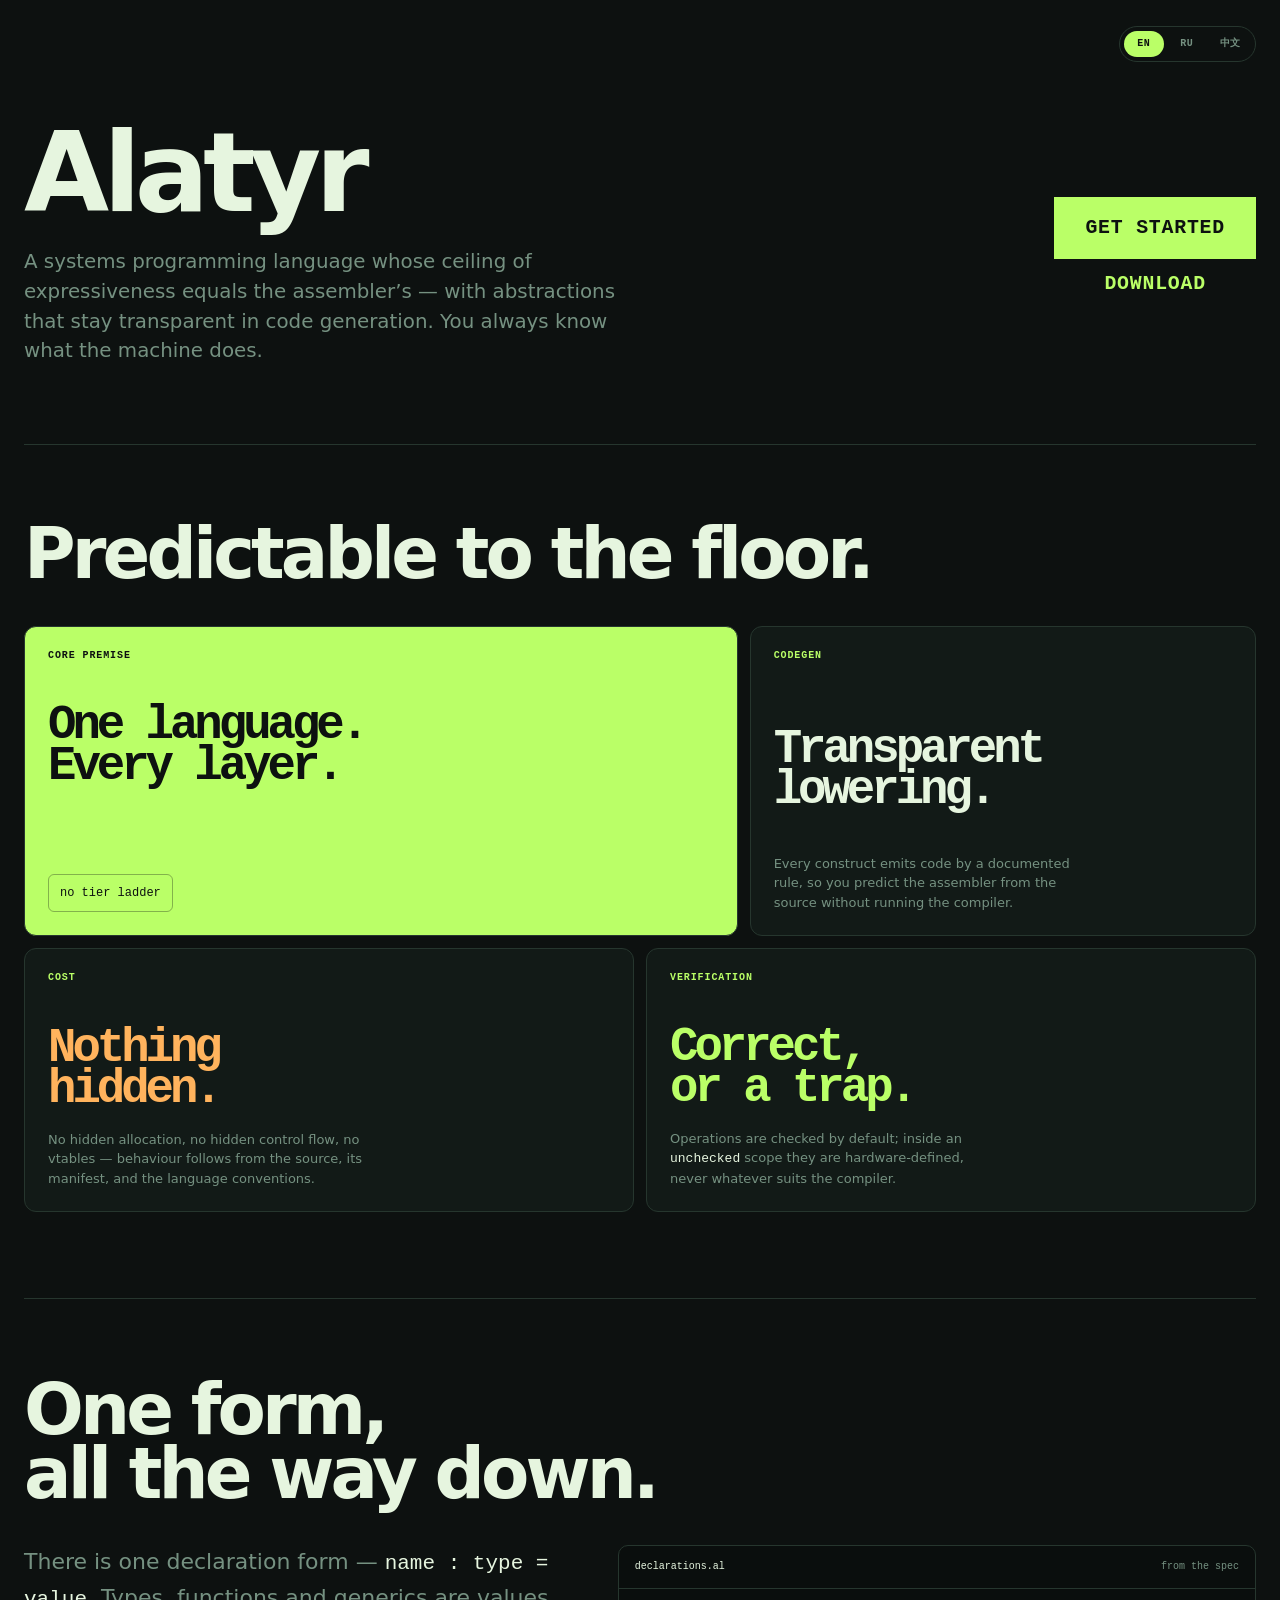
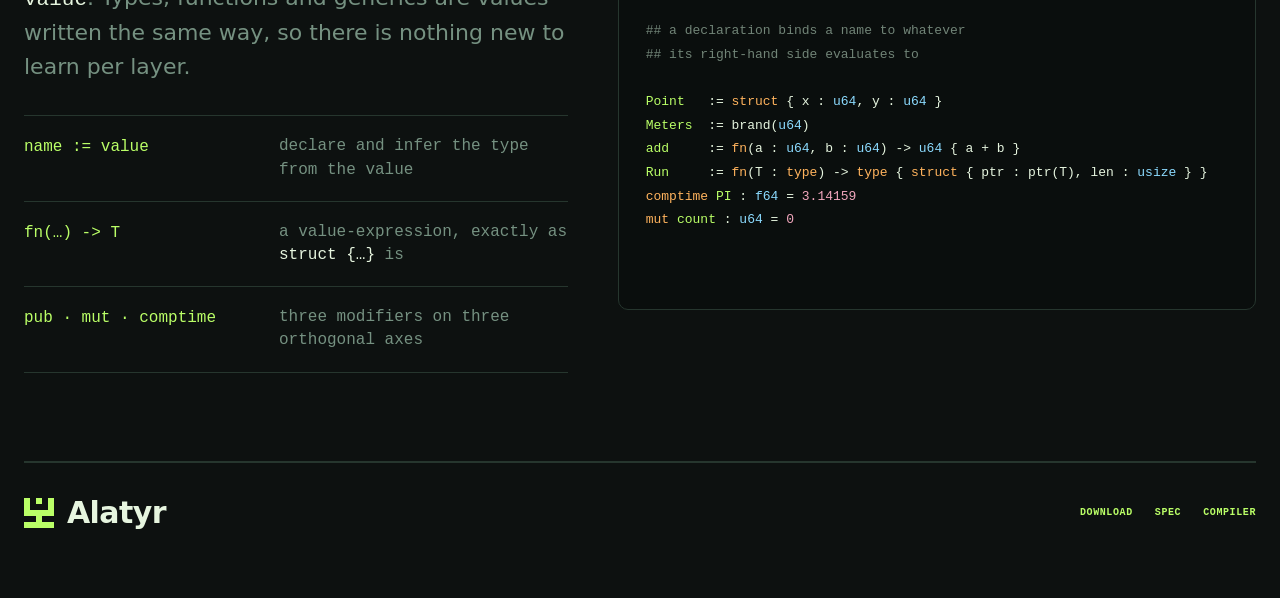
<file: index.html>
<!doctype html>
<html lang="en">
<head>
  <meta charset="utf-8">
  <meta name="viewport" content="width=device-width, initial-scale=1">
  <meta name="description" content="Alatyr — a systems programming language whose ceiling of expressiveness equals the assembler's, with abstractions that stay transparent in code generation.">
  <title>Alatyr — a systems programming language</title>
  <link rel="canonical" href="https://alatyr-programming-language.github.io/">

  <meta property="og:type" content="website">
  <meta property="og:site_name" content="Alatyr">
  <meta property="og:url" content="https://alatyr-programming-language.github.io/">
  <meta property="og:title" content="Alatyr — a systems programming language">
  <meta property="og:description" content="Alatyr — a systems programming language whose ceiling of expressiveness equals the assembler's, with abstractions that stay transparent in code generation.">
  <meta property="og:image" content="https://alatyr-programming-language.github.io/og.png">
  <meta property="og:image:width" content="1200">
  <meta property="og:image:height" content="630">
  <meta property="og:image:alt" content="Alatyr">
  <meta property="og:locale" content="en_US">
  <meta property="og:locale:alternate" content="ru_RU">
  <meta property="og:locale:alternate" content="zh_CN">
  <meta name="twitter:card" content="summary_large_image">
  <meta name="theme-color" content="#0d1110">

  <link rel="icon" href="logo.svg" type="image/svg+xml">
  <link rel="alternate" hreflang="en" href="https://alatyr-programming-language.github.io/">
  <link rel="alternate" hreflang="ru" href="https://alatyr-programming-language.github.io/ru/">
  <link rel="alternate" hreflang="zh-Hans" href="https://alatyr-programming-language.github.io/zh/">
  <link rel="alternate" hreflang="x-default" href="https://alatyr-programming-language.github.io/">
  <link rel="stylesheet" href="styles.css">
</head>
<body class="index-page">
  <div class="landing-shell">
    <header class="site-topbar">
      <nav class="language-switcher" aria-label="Language">
        <span class="active" aria-current="true">EN</span>
        <a href="ru/index.html" hreflang="ru" lang="ru">RU</a>
        <a href="zh/index.html" hreflang="zh-Hans" lang="zh-Hans">中文</a>
      </nav>
    </header>

    <main>
      <section class="landing-hero" id="overview">
        <div class="landing-hero-main">
          <div class="landing-hero-copy">
            <h1>Alatyr</h1>
            <p>A systems programming language whose ceiling of expressiveness equals the assembler&rsquo;s &mdash; with abstractions that stay transparent in code generation. You always know what the machine does.</p>
          </div>
          <div class="site-hero-actions landing-hero-cta">
            <a class="hero-primary" href="https://github.com/alatyr-programming-language/compiler#quick-start" target="_blank" rel="noreferrer">Get started</a>
            <a class="hero-secondary" href="https://raw.githubusercontent.com/alatyr-programming-language/compiler/main/seed/alatyr" target="_blank" rel="noreferrer">Download</a>
          </div>
        </div>
      </section>

      <section class="landing-principles" id="principles" aria-labelledby="principles-title">
        <div class="landing-section-head">
          <h2 id="principles-title">Predictable to the floor.</h2>
        </div>
        <div class="landing-bento">
          <article class="landing-card landing-card-main">
            <div><div class="landing-card-label">core premise</div><h3>One language.<br>Every layer.</h3></div>
            <code>no tier ladder</code>
          </article>
          <article class="landing-card landing-card-transparent">
            <div class="landing-card-label">codegen</div>
            <h3>Transparent<br>lowering.</h3>
            <p>Every construct emits code by a documented rule, so you predict the assembler from the source without running the compiler.</p>
          </article>
          <article class="landing-card landing-card-zero">
            <div class="landing-card-label">cost</div>
            <h3>Nothing<br>hidden.</h3>
            <p>No hidden allocation, no hidden control flow, no vtables &mdash; behaviour follows from the source, its manifest, and the language conventions.</p>
          </article>
          <article class="landing-card landing-card-checked">
            <div class="landing-card-label">verification</div>
            <h3>Correct,<br>or a trap.</h3>
            <p>Operations are checked by default; inside an <code>unchecked</code> scope they are hardware-defined, never whatever suits the compiler.</p>
          </article>
        </div>
      </section>

      <section class="landing-syntax" id="syntax" aria-labelledby="syntax-title">
        <div class="landing-section-head">
          <h2 id="syntax-title">One form,<br>all the way down.</h2>
        </div>
        <div class="landing-syntax-grid">
          <div class="landing-syntax-copy">
            <p>There is one declaration form &mdash; <code>name : type = value</code>. Types, functions and generics are values written the same way, so there is nothing new to learn per layer.</p>
            <div class="landing-syntax-points">
              <div><code>name := value</code><span>declare and infer the type from the value</span></div>
              <div><code>fn(&hellip;) -&gt; T</code><span>a value-expression, exactly as <code>struct {&hellip;}</code> is</span></div>
              <div><code>pub &middot; mut &middot; comptime</code><span>three modifiers on three orthogonal axes</span></div>
            </div>
          </div>
          <div class="landing-code-panel">
            <div class="landing-code-panel-top"><span>declarations.al</span><span>from the spec</span></div>
            <pre><span class="terminal-comment">## a declaration binds a name to whatever
## its right-hand side evaluates to</span>

<span class="terminal-name">Point</span>   := <span class="terminal-keyword">struct</span> { x : <span class="terminal-type">u64</span>, y : <span class="terminal-type">u64</span> }
<span class="terminal-name">Meters</span>  := brand(<span class="terminal-type">u64</span>)
<span class="terminal-name">add</span>     := <span class="terminal-keyword">fn</span>(a : <span class="terminal-type">u64</span>, b : <span class="terminal-type">u64</span>) -&gt; <span class="terminal-type">u64</span> { a + b }
<span class="terminal-name">Run</span>     := <span class="terminal-keyword">fn</span>(T : <span class="terminal-keyword">type</span>) -&gt; <span class="terminal-keyword">type</span> { <span class="terminal-keyword">struct</span> { ptr : ptr(T), len : <span class="terminal-type">usize</span> } }
<span class="terminal-keyword">comptime</span> <span class="terminal-name">PI</span> : <span class="terminal-type">f64</span> = <span class="terminal-number">3.14159</span>
<span class="terminal-keyword">mut</span> <span class="terminal-name">count</span> : <span class="terminal-type">u64</span> = <span class="terminal-number">0</span></pre>
          </div>
        </div>
      </section>
    </main>

    <footer class="site-footer">
      <a class="site-brand" href="https://github.com/alatyr-programming-language" target="_blank" rel="noreferrer"><img class="org-logo" src="logo.svg" alt="" width="32" height="32"><span class="site-brand-label">Alatyr</span></a>
      <nav class="site-footer-links" aria-label="Project links">
        <a href="https://raw.githubusercontent.com/alatyr-programming-language/compiler/main/seed/alatyr">Download</a>
        <a href="https://github.com/alatyr-programming-language/spec" target="_blank" rel="noreferrer">Spec</a>
        <a href="https://github.com/alatyr-programming-language/compiler" target="_blank" rel="noreferrer">Compiler</a>
      </nav>
    </footer>
  </div>
</body>
</html>
</file>
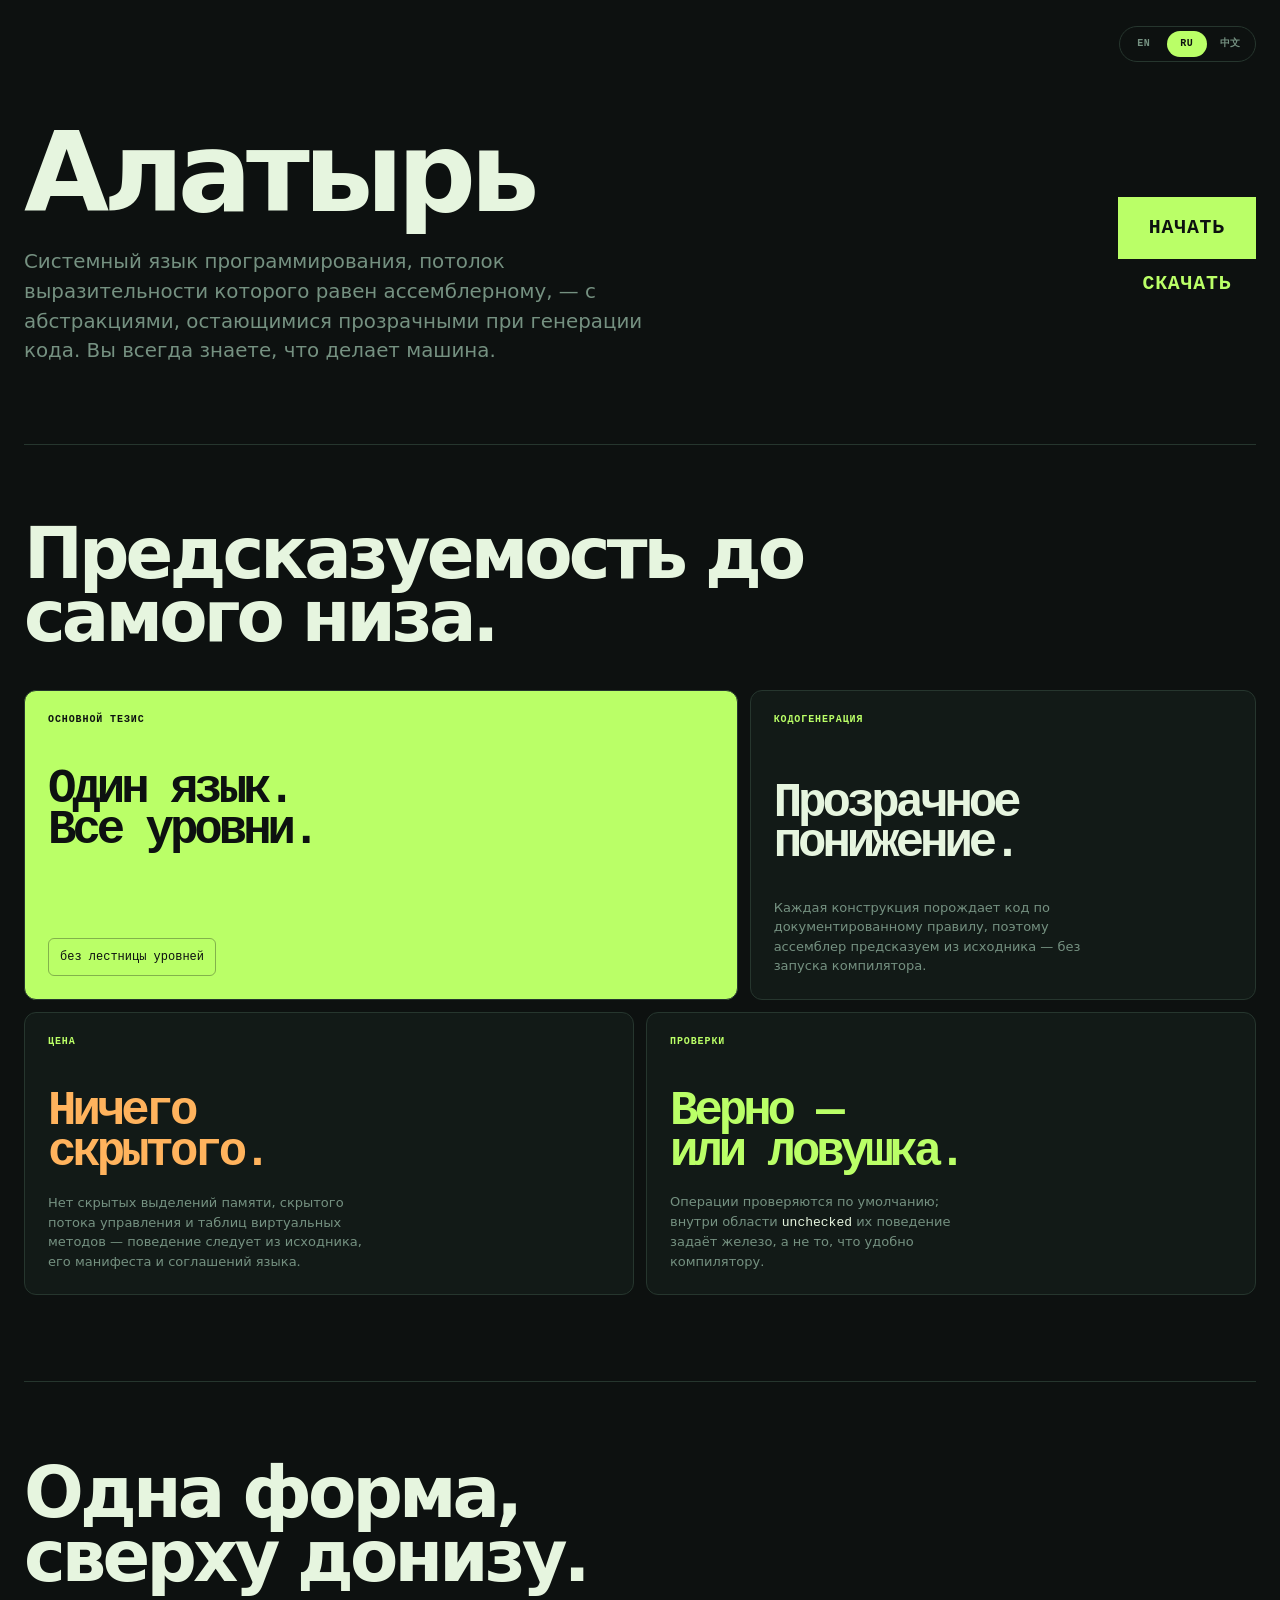
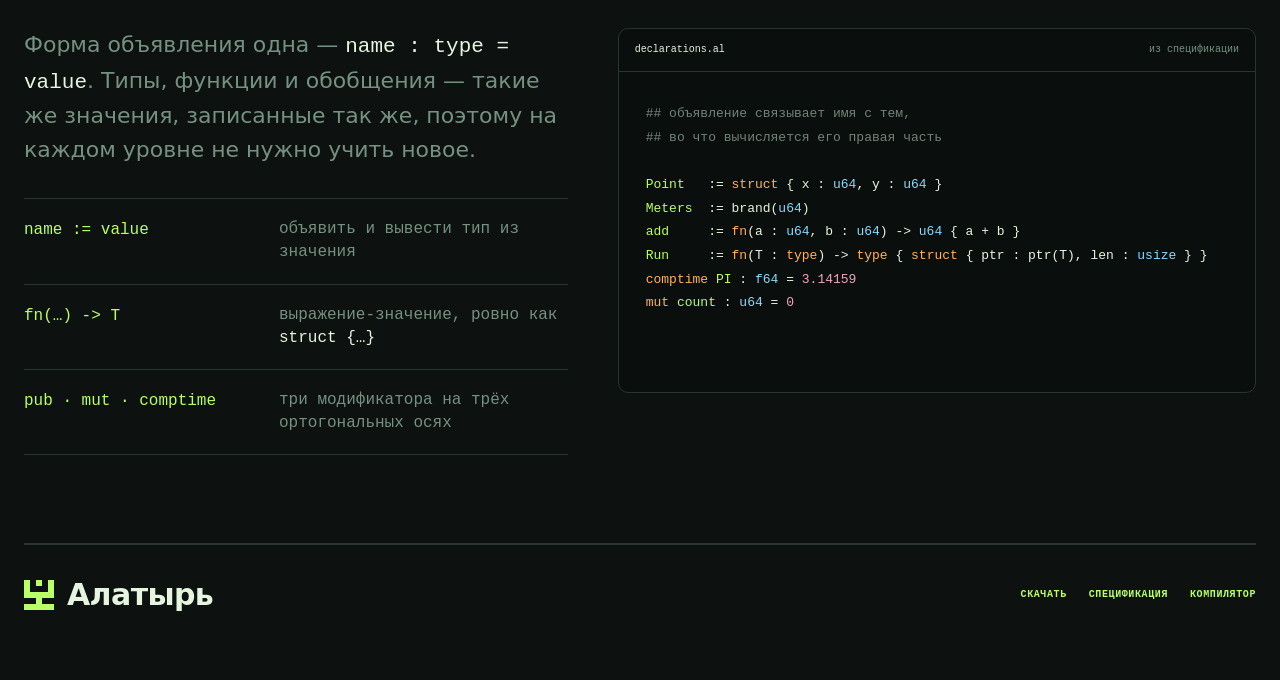
<file: ru/index.html>
<!doctype html>
<html lang="ru">
<head>
  <meta charset="utf-8">
  <meta name="viewport" content="width=device-width, initial-scale=1">
  <meta name="description" content="Алатырь — системный язык программирования, потолок выразительности которого равен ассемблерному, с абстракциями, прозрачными при генерации кода.">
  <title>Алатырь — системный язык программирования</title>
  <link rel="canonical" href="https://alatyr-programming-language.github.io/ru/">

  <meta property="og:type" content="website">
  <meta property="og:site_name" content="Alatyr">
  <meta property="og:url" content="https://alatyr-programming-language.github.io/ru/">
  <meta property="og:title" content="Алатырь — системный язык программирования">
  <meta property="og:description" content="Алатырь — системный язык программирования, потолок выразительности которого равен ассемблерному, с абстракциями, прозрачными при генерации кода.">
  <meta property="og:image" content="https://alatyr-programming-language.github.io/og.png">
  <meta property="og:image:width" content="1200">
  <meta property="og:image:height" content="630">
  <meta property="og:image:alt" content="Alatyr">
  <meta property="og:locale" content="ru_RU">
  <meta property="og:locale:alternate" content="en_US">
  <meta property="og:locale:alternate" content="zh_CN">
  <meta name="twitter:card" content="summary_large_image">
  <meta name="theme-color" content="#0d1110">

  <link rel="icon" href="../logo.svg" type="image/svg+xml">
  <link rel="alternate" hreflang="en" href="https://alatyr-programming-language.github.io/">
  <link rel="alternate" hreflang="ru" href="https://alatyr-programming-language.github.io/ru/">
  <link rel="alternate" hreflang="zh-Hans" href="https://alatyr-programming-language.github.io/zh/">
  <link rel="alternate" hreflang="x-default" href="https://alatyr-programming-language.github.io/">
  <link rel="stylesheet" href="../styles.css">
</head>
<body class="index-page">
  <div class="landing-shell">
    <header class="site-topbar">
      <nav class="language-switcher" aria-label="Язык">
        <a href="../index.html" hreflang="en" lang="en">EN</a>
        <span class="active" aria-current="true">RU</span>
        <a href="../zh/index.html" hreflang="zh-Hans" lang="zh-Hans">中文</a>
      </nav>
    </header>

    <main>
      <section class="landing-hero" id="overview">
        <div class="landing-hero-main">
          <div class="landing-hero-copy">
            <h1>Алатырь</h1>
            <p>Системный язык программирования, потолок выразительности которого равен ассемблерному, &mdash; с абстракциями, остающимися прозрачными при генерации кода. Вы всегда знаете, что делает машина.</p>
          </div>
          <div class="site-hero-actions landing-hero-cta">
            <a class="hero-primary" href="https://github.com/alatyr-programming-language/compiler#quick-start" target="_blank" rel="noreferrer">Начать</a>
            <a class="hero-secondary" href="https://raw.githubusercontent.com/alatyr-programming-language/compiler/main/seed/alatyr" target="_blank" rel="noreferrer">Скачать</a>
          </div>
        </div>
      </section>

      <section class="landing-principles" id="principles" aria-labelledby="principles-title">
        <div class="landing-section-head">
          <h2 id="principles-title">Предсказуемость до самого низа.</h2>
        </div>
        <div class="landing-bento">
          <article class="landing-card landing-card-main">
            <div><div class="landing-card-label">основной тезис</div><h3>Один язык.<br>Все уровни.</h3></div>
            <code>без лестницы уровней</code>
          </article>
          <article class="landing-card landing-card-transparent">
            <div class="landing-card-label">кодогенерация</div>
            <h3>Прозрачное<br>понижение.</h3>
            <p>Каждая конструкция порождает код по документированному правилу, поэтому ассемблер предсказуем из исходника &mdash; без запуска компилятора.</p>
          </article>
          <article class="landing-card landing-card-zero">
            <div class="landing-card-label">цена</div>
            <h3>Ничего<br>скрытого.</h3>
            <p>Нет скрытых выделений памяти, скрытого потока управления и таблиц виртуальных методов &mdash; поведение следует из исходника, его манифеста и соглашений языка.</p>
          </article>
          <article class="landing-card landing-card-checked">
            <div class="landing-card-label">проверки</div>
            <h3>Верно&nbsp;&mdash;<br>или ловушка.</h3>
            <p>Операции проверяются по умолчанию; внутри области <code>unchecked</code> их поведение задаёт железо, а не то, что удобно компилятору.</p>
          </article>
        </div>
      </section>

      <section class="landing-syntax" id="syntax" aria-labelledby="syntax-title">
        <div class="landing-section-head">
          <h2 id="syntax-title">Одна форма,<br>сверху донизу.</h2>
        </div>
        <div class="landing-syntax-grid">
          <div class="landing-syntax-copy">
            <p>Форма объявления одна &mdash; <code>name : type = value</code>. Типы, функции и обобщения &mdash; такие же значения, записанные так же, поэтому на каждом уровне не нужно учить новое.</p>
            <div class="landing-syntax-points">
              <div><code>name := value</code><span>объявить и вывести тип из значения</span></div>
              <div><code>fn(&hellip;) -&gt; T</code><span>выражение-значение, ровно как <code>struct {&hellip;}</code></span></div>
              <div><code>pub &middot; mut &middot; comptime</code><span>три модификатора на трёх ортогональных осях</span></div>
            </div>
          </div>
          <div class="landing-code-panel">
            <div class="landing-code-panel-top"><span>declarations.al</span><span>из спецификации</span></div>
            <pre><span class="terminal-comment">## объявление связывает имя с тем,
## во что вычисляется его правая часть</span>

<span class="terminal-name">Point</span>   := <span class="terminal-keyword">struct</span> { x : <span class="terminal-type">u64</span>, y : <span class="terminal-type">u64</span> }
<span class="terminal-name">Meters</span>  := brand(<span class="terminal-type">u64</span>)
<span class="terminal-name">add</span>     := <span class="terminal-keyword">fn</span>(a : <span class="terminal-type">u64</span>, b : <span class="terminal-type">u64</span>) -&gt; <span class="terminal-type">u64</span> { a + b }
<span class="terminal-name">Run</span>     := <span class="terminal-keyword">fn</span>(T : <span class="terminal-keyword">type</span>) -&gt; <span class="terminal-keyword">type</span> { <span class="terminal-keyword">struct</span> { ptr : ptr(T), len : <span class="terminal-type">usize</span> } }
<span class="terminal-keyword">comptime</span> <span class="terminal-name">PI</span> : <span class="terminal-type">f64</span> = <span class="terminal-number">3.14159</span>
<span class="terminal-keyword">mut</span> <span class="terminal-name">count</span> : <span class="terminal-type">u64</span> = <span class="terminal-number">0</span></pre>
          </div>
        </div>
      </section>
    </main>

    <footer class="site-footer">
      <a class="site-brand" href="https://github.com/alatyr-programming-language" target="_blank" rel="noreferrer"><img class="org-logo" src="../logo.svg" alt="" width="32" height="32"><span class="site-brand-label">Алатырь</span></a>
      <nav class="site-footer-links" aria-label="Ссылки проекта">
        <a href="https://raw.githubusercontent.com/alatyr-programming-language/compiler/main/seed/alatyr">Скачать</a>
        <a href="https://github.com/alatyr-programming-language/spec" target="_blank" rel="noreferrer">Спецификация</a>
        <a href="https://github.com/alatyr-programming-language/compiler" target="_blank" rel="noreferrer">Компилятор</a>
      </nav>
    </footer>
  </div>
</body>
</html>
</file>
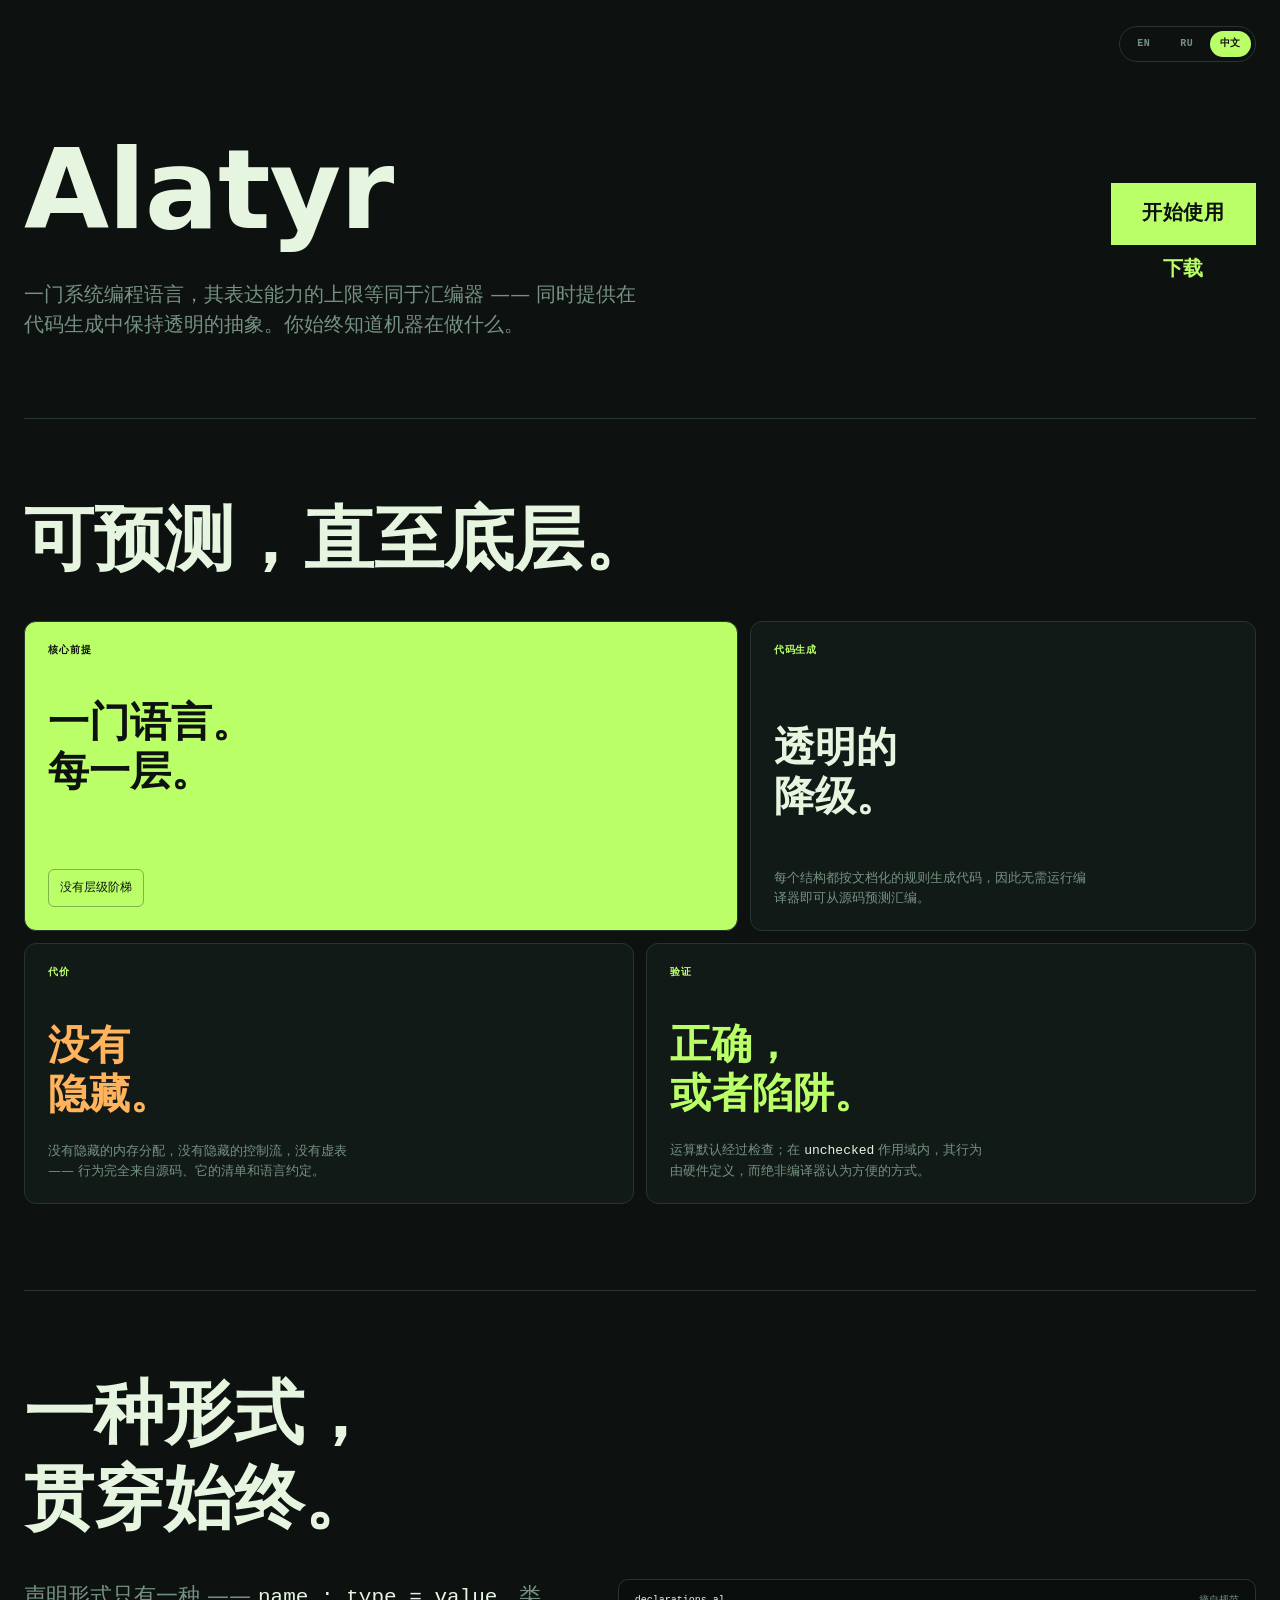
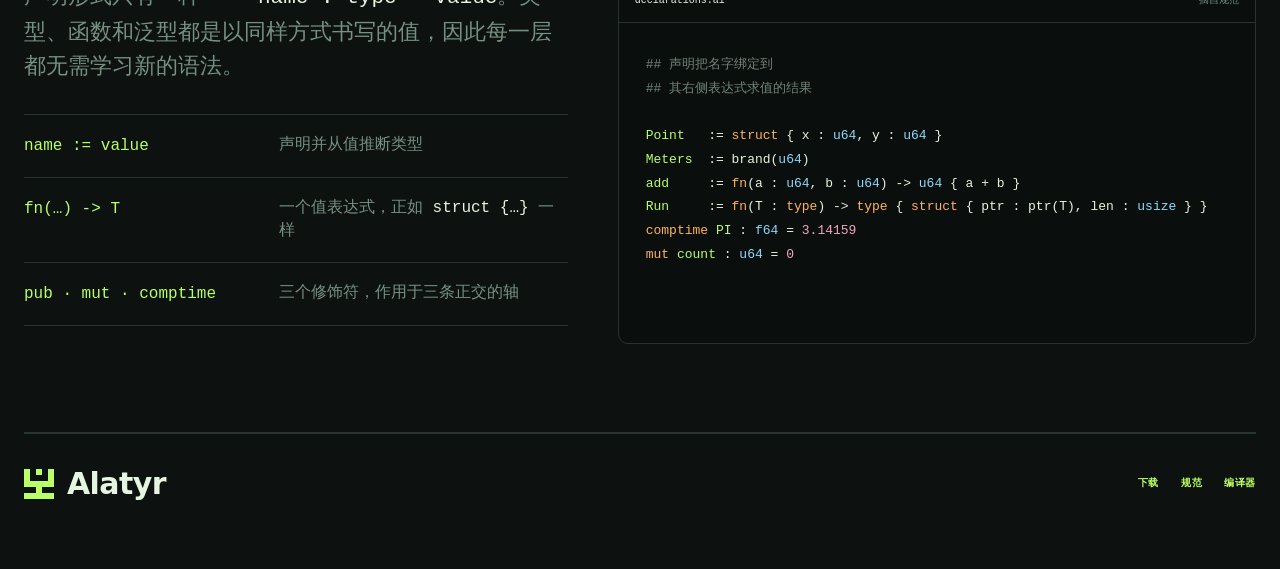
<file: zh/index.html>
<!doctype html>
<html lang="zh-Hans">
<head>
  <meta charset="utf-8">
  <meta name="viewport" content="width=device-width, initial-scale=1">
  <meta name="description" content="Alatyr — 一门系统编程语言，其表达能力的上限等同于汇编器，同时提供在代码生成中保持透明的抽象。">
  <title>Alatyr — 系统编程语言</title>
  <link rel="canonical" href="https://alatyr-programming-language.github.io/zh/">

  <meta property="og:type" content="website">
  <meta property="og:site_name" content="Alatyr">
  <meta property="og:url" content="https://alatyr-programming-language.github.io/zh/">
  <meta property="og:title" content="Alatyr — 系统编程语言">
  <meta property="og:description" content="Alatyr — 一门系统编程语言，其表达能力的上限等同于汇编器，同时提供在代码生成中保持透明的抽象。">
  <meta property="og:image" content="https://alatyr-programming-language.github.io/og.png">
  <meta property="og:image:width" content="1200">
  <meta property="og:image:height" content="630">
  <meta property="og:image:alt" content="Alatyr">
  <meta property="og:locale" content="zh_CN">
  <meta property="og:locale:alternate" content="en_US">
  <meta property="og:locale:alternate" content="ru_RU">
  <meta name="twitter:card" content="summary_large_image">
  <meta name="theme-color" content="#0d1110">

  <link rel="icon" href="../logo.svg" type="image/svg+xml">
  <link rel="alternate" hreflang="en" href="https://alatyr-programming-language.github.io/">
  <link rel="alternate" hreflang="ru" href="https://alatyr-programming-language.github.io/ru/">
  <link rel="alternate" hreflang="zh-Hans" href="https://alatyr-programming-language.github.io/zh/">
  <link rel="alternate" hreflang="x-default" href="https://alatyr-programming-language.github.io/">
  <link rel="stylesheet" href="../styles.css">
</head>
<body class="index-page">
  <div class="landing-shell">
    <header class="site-topbar">
      <nav class="language-switcher" aria-label="语言">
        <a href="../index.html" hreflang="en" lang="en">EN</a>
        <a href="../ru/index.html" hreflang="ru" lang="ru">RU</a>
        <span class="active" aria-current="true">中文</span>
      </nav>
    </header>

    <main>
      <section class="landing-hero" id="overview">
        <div class="landing-hero-main">
          <div class="landing-hero-copy">
            <h1>Alatyr</h1>
            <p>一门系统编程语言，其表达能力的上限等同于汇编器 &mdash;&mdash; 同时提供在代码生成中保持透明的抽象。你始终知道机器在做什么。</p>
          </div>
          <div class="site-hero-actions landing-hero-cta">
            <a class="hero-primary" href="https://github.com/alatyr-programming-language/compiler#quick-start" target="_blank" rel="noreferrer">开始使用</a>
            <a class="hero-secondary" href="https://raw.githubusercontent.com/alatyr-programming-language/compiler/main/seed/alatyr" target="_blank" rel="noreferrer">下载</a>
          </div>
        </div>
      </section>

      <section class="landing-principles" id="principles" aria-labelledby="principles-title">
        <div class="landing-section-head">
          <h2 id="principles-title">可预测，直至底层。</h2>
        </div>
        <div class="landing-bento">
          <article class="landing-card landing-card-main">
            <div><div class="landing-card-label">核心前提</div><h3>一门语言。<br>每一层。</h3></div>
            <code>没有层级阶梯</code>
          </article>
          <article class="landing-card landing-card-transparent">
            <div class="landing-card-label">代码生成</div>
            <h3>透明的<br>降级。</h3>
            <p>每个结构都按文档化的规则生成代码，因此无需运行编译器即可从源码预测汇编。</p>
          </article>
          <article class="landing-card landing-card-zero">
            <div class="landing-card-label">代价</div>
            <h3>没有<br>隐藏。</h3>
            <p>没有隐藏的内存分配，没有隐藏的控制流，没有虚表 &mdash;&mdash; 行为完全来自源码、它的清单和语言约定。</p>
          </article>
          <article class="landing-card landing-card-checked">
            <div class="landing-card-label">验证</div>
            <h3>正确，<br>或者陷阱。</h3>
            <p>运算默认经过检查；在 <code>unchecked</code> 作用域内，其行为由硬件定义，而绝非编译器认为方便的方式。</p>
          </article>
        </div>
      </section>

      <section class="landing-syntax" id="syntax" aria-labelledby="syntax-title">
        <div class="landing-section-head">
          <h2 id="syntax-title">一种形式，<br>贯穿始终。</h2>
        </div>
        <div class="landing-syntax-grid">
          <div class="landing-syntax-copy">
            <p>声明形式只有一种 &mdash;&mdash; <code>name : type = value</code>。类型、函数和泛型都是以同样方式书写的值，因此每一层都无需学习新的语法。</p>
            <div class="landing-syntax-points">
              <div><code>name := value</code><span>声明并从值推断类型</span></div>
              <div><code>fn(&hellip;) -&gt; T</code><span>一个值表达式，正如 <code>struct {&hellip;}</code> 一样</span></div>
              <div><code>pub &middot; mut &middot; comptime</code><span>三个修饰符，作用于三条正交的轴</span></div>
            </div>
          </div>
          <div class="landing-code-panel">
            <div class="landing-code-panel-top"><span>declarations.al</span><span>摘自规范</span></div>
            <pre><span class="terminal-comment">## 声明把名字绑定到
## 其右侧表达式求值的结果</span>

<span class="terminal-name">Point</span>   := <span class="terminal-keyword">struct</span> { x : <span class="terminal-type">u64</span>, y : <span class="terminal-type">u64</span> }
<span class="terminal-name">Meters</span>  := brand(<span class="terminal-type">u64</span>)
<span class="terminal-name">add</span>     := <span class="terminal-keyword">fn</span>(a : <span class="terminal-type">u64</span>, b : <span class="terminal-type">u64</span>) -&gt; <span class="terminal-type">u64</span> { a + b }
<span class="terminal-name">Run</span>     := <span class="terminal-keyword">fn</span>(T : <span class="terminal-keyword">type</span>) -&gt; <span class="terminal-keyword">type</span> { <span class="terminal-keyword">struct</span> { ptr : ptr(T), len : <span class="terminal-type">usize</span> } }
<span class="terminal-keyword">comptime</span> <span class="terminal-name">PI</span> : <span class="terminal-type">f64</span> = <span class="terminal-number">3.14159</span>
<span class="terminal-keyword">mut</span> <span class="terminal-name">count</span> : <span class="terminal-type">u64</span> = <span class="terminal-number">0</span></pre>
          </div>
        </div>
      </section>
    </main>

    <footer class="site-footer">
      <a class="site-brand" href="https://github.com/alatyr-programming-language" target="_blank" rel="noreferrer"><img class="org-logo" src="../logo.svg" alt="" width="32" height="32"><span class="site-brand-label">Alatyr</span></a>
      <nav class="site-footer-links" aria-label="项目链接">
        <a href="https://raw.githubusercontent.com/alatyr-programming-language/compiler/main/seed/alatyr">下载</a>
        <a href="https://github.com/alatyr-programming-language/spec" target="_blank" rel="noreferrer">规范</a>
        <a href="https://github.com/alatyr-programming-language/compiler" target="_blank" rel="noreferrer">编译器</a>
      </nav>
    </footer>
  </div>
</body>
</html>
</file>
<file: styles.css>
/*
  ALATYR — alatyr-programming-language.github.io
  One static page. No build step, no framework, no JavaScript.
*/

:root {
  --sans: Inter, ui-sans-serif, system-ui, -apple-system, BlinkMacSystemFont, "Segoe UI", "PingFang SC", "Hiragino Sans GB", "Noto Sans CJK SC", "Microsoft YaHei", sans-serif;
  --display: "Arial Narrow", "Helvetica Neue", var(--sans);
  --mono: "SFMono-Regular", Consolas, "Liberation Mono", Menlo, "PingFang SC", "Noto Sans CJK SC", monospace;
  --ease: cubic-bezier(.22, .8, .28, 1);
}

* { box-sizing: border-box; }

html { scroll-behavior: smooth; }

body {
  margin: 0;
  min-width: 320px;
  overflow-x: hidden;
  color: #111;
  background: #f4f1e9;
  font-family: var(--sans);
  font-size: 16px;
  line-height: 1.5;
  -webkit-font-smoothing: antialiased;
}

body,
a { -webkit-tap-highlight-color: transparent; }

a { font: inherit; color: inherit; }

::selection { background: #baff67; color: #0d1110; }

h1,
h2,
h3,
p { margin: 0; }

code,
pre { font-family: var(--mono); }

pre {
  margin: 0;
  white-space: pre-wrap;
  overflow-wrap: anywhere;
}

/* Shared site anatomy. */
.site-brand { display: inline-flex; align-items: center; gap: 11px; min-width: 0; color: inherit; text-decoration: none; }
.org-logo { display: block; flex: 0 0 auto; width: 30px; height: 30px; }
.site-brand-label { white-space: nowrap; }
.site-hero-actions { display: flex; flex-wrap: wrap; align-items: center; gap: 10px; margin-top: 31px; }
.site-hero-actions a { display: inline-flex; align-items: center; justify-content: center; min-height: 42px; padding: 0 15px; border: 1px solid var(--site-accent); color: inherit; font: 700 10px/1 var(--mono); letter-spacing: .08em; text-decoration: none; text-transform: uppercase; transition: background .2s, color .2s, transform .2s; }
.site-hero-actions a:hover { transform: translateY(-2px); }
.site-hero-actions .hero-primary { background: var(--site-accent); color: var(--site-accent-ink); }
.site-hero-actions .hero-primary:hover { background: transparent; color: inherit; }
.site-hero-actions .hero-secondary:hover { background: var(--site-accent); color: var(--site-accent-ink); }
.site-footer { display: flex; align-items: center; justify-content: space-between; gap: 24px; padding: 35px 0 70px; border-top: 1px solid currentColor; }
.site-footer .site-brand { gap: 13px; font: 800 30px/1 var(--display); letter-spacing: -.02em; }

/* The page — a terminal palette on a bento grid. */
.index-page {
  --index-bg: #0d1110;
  --index-panel: #121a17;
  --index-line: #26362e;
  --index-ink: #e6f5df;
  --index-dim: #759181;
  --index-green: #baff67;
  --index-orange: #ffb35d;
  --site-bg: var(--index-bg);
  --site-accent: var(--index-green);
  --site-accent-ink: var(--index-bg);
  background: var(--index-bg);
  color: var(--index-ink);
}

.landing-shell { width: min(1240px, calc(100% - 48px)); margin: 0 auto; }

.landing-hero { padding: 62px 0 78px; border-bottom: 1px solid var(--index-line); }
.landing-hero-main { display: grid; grid-template-columns: minmax(0, 1fr) auto; gap: clamp(32px, 5vw, 72px); align-items: center; }
.landing-hero h1 { font: 800 clamp(56px, 8.6vw, 121px)/.9 var(--display); letter-spacing: -.055em; }
.landing-hero-copy > p { max-width: 620px; margin-top: 24px; color: var(--index-dim); font-size: clamp(17px, 1.55vw, 21px); line-height: 1.5; }
.landing-hero-cta { flex: 0 0 auto; flex-direction: column; align-items: center; gap: 15px; margin-top: 0; }
.landing-hero-cta a { font-size: clamp(17px, 1.55vw, 21px); letter-spacing: .04em; }
.site-topbar { display: flex; justify-content: flex-end; padding-top: 26px; }
.language-switcher { display: flex; gap: 3px; padding: 4px; border: 1px solid var(--index-line); border-radius: 999px; }
.language-switcher a,
.language-switcher span { display: inline-flex; min-width: 40px; align-items: center; justify-content: center; border-radius: 999px; padding: 8px 10px; color: var(--index-dim); font: 700 10px/1 var(--mono); letter-spacing: .06em; text-decoration: none; transition: background .2s, color .2s; }
.language-switcher a:hover { color: var(--index-ink); }
.language-switcher .active { background: var(--index-green); color: var(--index-bg); }
.landing-hero-cta .hero-primary { min-height: 62px; padding: 0 30px; }
.landing-hero-cta .hero-secondary { min-height: auto; padding: 0; border: 0; color: var(--index-green); }
.landing-hero-cta .hero-secondary:hover { background: transparent; color: var(--index-ink); text-decoration: underline; text-underline-offset: 5px; transform: none; }
.landing-code-panel { overflow: hidden; border: 1px solid var(--index-line); border-radius: 10px; background: #0a0e0d; box-shadow: 0 20px 55px rgb(0 0 0 / 22%); }
.landing-code-panel-top { display: flex; align-items: center; justify-content: space-between; gap: 15px; min-height: 43px; padding: 0 16px; border-bottom: 1px solid var(--index-line); color: var(--index-dim); font: 10px/1 var(--mono); }
.landing-code-panel-top span:first-child { color: var(--index-ink); font-weight: 400; }
.landing-code-panel pre { min-height: 310px; padding: 30px 27px; color: var(--index-ink); font: 13px/1.82 var(--mono); }
.terminal-comment { color: #718477; }
.terminal-keyword { color: var(--index-orange); }
.terminal-type { color: #8cdbff; }
.terminal-name { color: var(--index-green); }
.terminal-number { color: #f2a7bd; }
.landing-section-head h2 { max-width: 1000px; font: 800 clamp(42px, 5.5vw, 76px)/.9 var(--display); letter-spacing: -.055em; }
.landing-principles { padding-top: 78px; }
.landing-bento { display: grid; grid-template-columns: repeat(12, 1fr); gap: 12px; margin-top: 40px; padding-bottom: 86px; }
.landing-card { display: flex; min-height: 230px; flex-direction: column; justify-content: space-between; grid-column: span 6; padding: 23px; border: 1px solid var(--index-line); border-radius: 12px; background: var(--index-panel); }
.landing-card-main { min-height: 310px; grid-column: span 7; background: var(--index-green); color: var(--index-bg); }
.landing-card-transparent { grid-column: span 5; }
.landing-card-label { color: var(--index-green); font: 700 10px/1.2 var(--mono); letter-spacing: .09em; text-transform: uppercase; }
.landing-card-main .landing-card-label { color: var(--index-bg); }
.landing-card h3 { margin-top: 44px; font: 700 clamp(28px, 3.7vw, 51px)/.86 var(--mono); letter-spacing: -.085em; }
.landing-card p { max-width: 320px; margin-top: 19px; color: var(--index-dim); font-size: 13px; line-height: 1.5; }
.landing-card p code { color: var(--index-ink); }
.landing-card-main code { align-self: flex-start; padding: 9px 11px; border: 1px solid rgb(13 17 16 / 32%); border-radius: 6px; font-size: 12px; }
.landing-card-transparent h3 { color: var(--index-ink); }
.landing-card-zero h3 { color: var(--index-orange); }
.landing-card-checked h3 { color: var(--index-green); }
.landing-card code { color: inherit; }

.landing-syntax { padding: 80px 0 88px; border-top: 1px solid var(--index-line); border-bottom: 1px solid var(--index-line); }
.landing-syntax-grid { display: grid; grid-template-columns: .92fr 1.08fr; gap: 50px; align-items: start; margin-top: 39px; }
.landing-syntax-copy > p { max-width: 560px; color: var(--index-dim); font-size: 22px; line-height: 1.55; }
.landing-syntax-copy > p code { color: var(--index-ink); font-size: 21px; }
.landing-syntax-points { display: grid; gap: 0; margin-top: 31px; border-top: 1px solid var(--index-line); }
.landing-syntax-points > div { display: grid; grid-template-columns: minmax(215px, .8fr) 1fr; gap: 24px; padding: 19px 0; border-bottom: 1px solid var(--index-line); }
.landing-syntax-points > div > code { color: var(--index-green); font-size: 16px; }
.landing-syntax-points span { color: var(--index-dim); font: 16px/1.45 var(--mono); }
.landing-syntax-points span code { color: var(--index-ink); }
.landing-code-panel { box-shadow: none; }
.landing-code-panel pre { min-height: 320px; }

.index-page .site-footer { border-color: var(--index-line); }
.index-page .site-footer .site-brand { color: var(--index-ink); }
.site-footer-links { display: flex; flex-wrap: wrap; align-items: center; gap: 22px; color: var(--index-dim); font: 700 10px/1 var(--mono); letter-spacing: .06em; text-transform: uppercase; }
.site-footer-links a { color: var(--index-green); text-decoration: none; }
.site-footer-links a:hover { color: var(--index-ink); text-decoration: underline; text-underline-offset: 4px; }

/* CJK: полноширинные знаки не переносят плотный интерлиньяж и отрицательный трекинг. */
html[lang^="zh"] .landing-hero h1,
html[lang^="zh"] .landing-section-head h2,
html[lang^="zh"] .landing-card h3 { letter-spacing: 0; line-height: 1.2; }
html[lang^="zh"] .landing-card h3 { font-size: clamp(26px, 3.2vw, 42px); }
html[lang^="zh"] .landing-hero h1 { letter-spacing: -.01em; }

@media (max-width: 900px) {
  .site-topbar { justify-content: center; }
  .landing-hero-main { grid-template-columns: 1fr; gap: 34px; align-items: start; text-align: center; }
  .landing-hero-copy > p { margin-right: auto; margin-left: auto; }
  .landing-syntax-grid { grid-template-columns: 1fr; gap: 36px; }
}

@media (max-width: 640px) {
  .landing-shell { width: calc(100% - 28px); }
  .landing-hero { padding: 44px 0 58px; }
  .landing-hero-main { padding-bottom: 38px; }
  .landing-hero h1 { font-size: 53px; }
  .landing-hero-copy > p { font-size: 16px; }
  .landing-hero-cta { gap: 18px; }
  .landing-section-head h2 { font-size: 45px; }
  .landing-principles { padding-top: 62px; }
  .landing-bento { grid-template-columns: 1fr; margin-top: 29px; padding-bottom: 62px; }
  .landing-card,
  .landing-card-main,
  .landing-card-transparent { grid-column: 1 / -1; min-height: 220px; }
  .landing-card-main { min-height: 265px; }
  .landing-card h3 { margin-top: 32px; }
  .landing-syntax { padding: 62px 0 66px; }
  .landing-syntax-grid { margin-top: 29px; }
  .landing-syntax-points > div { grid-template-columns: 1fr; gap: 8px; }
  .landing-code-panel pre { min-height: 285px; padding: 24px 15px; font-size: 11px; }
      }

@media (prefers-reduced-motion: reduce) {
  *, *::before, *::after { scroll-behavior: auto !important; transition-duration: .01ms !important; animation-duration: .01ms !important; animation-iteration-count: 1 !important; }
}
</file>
